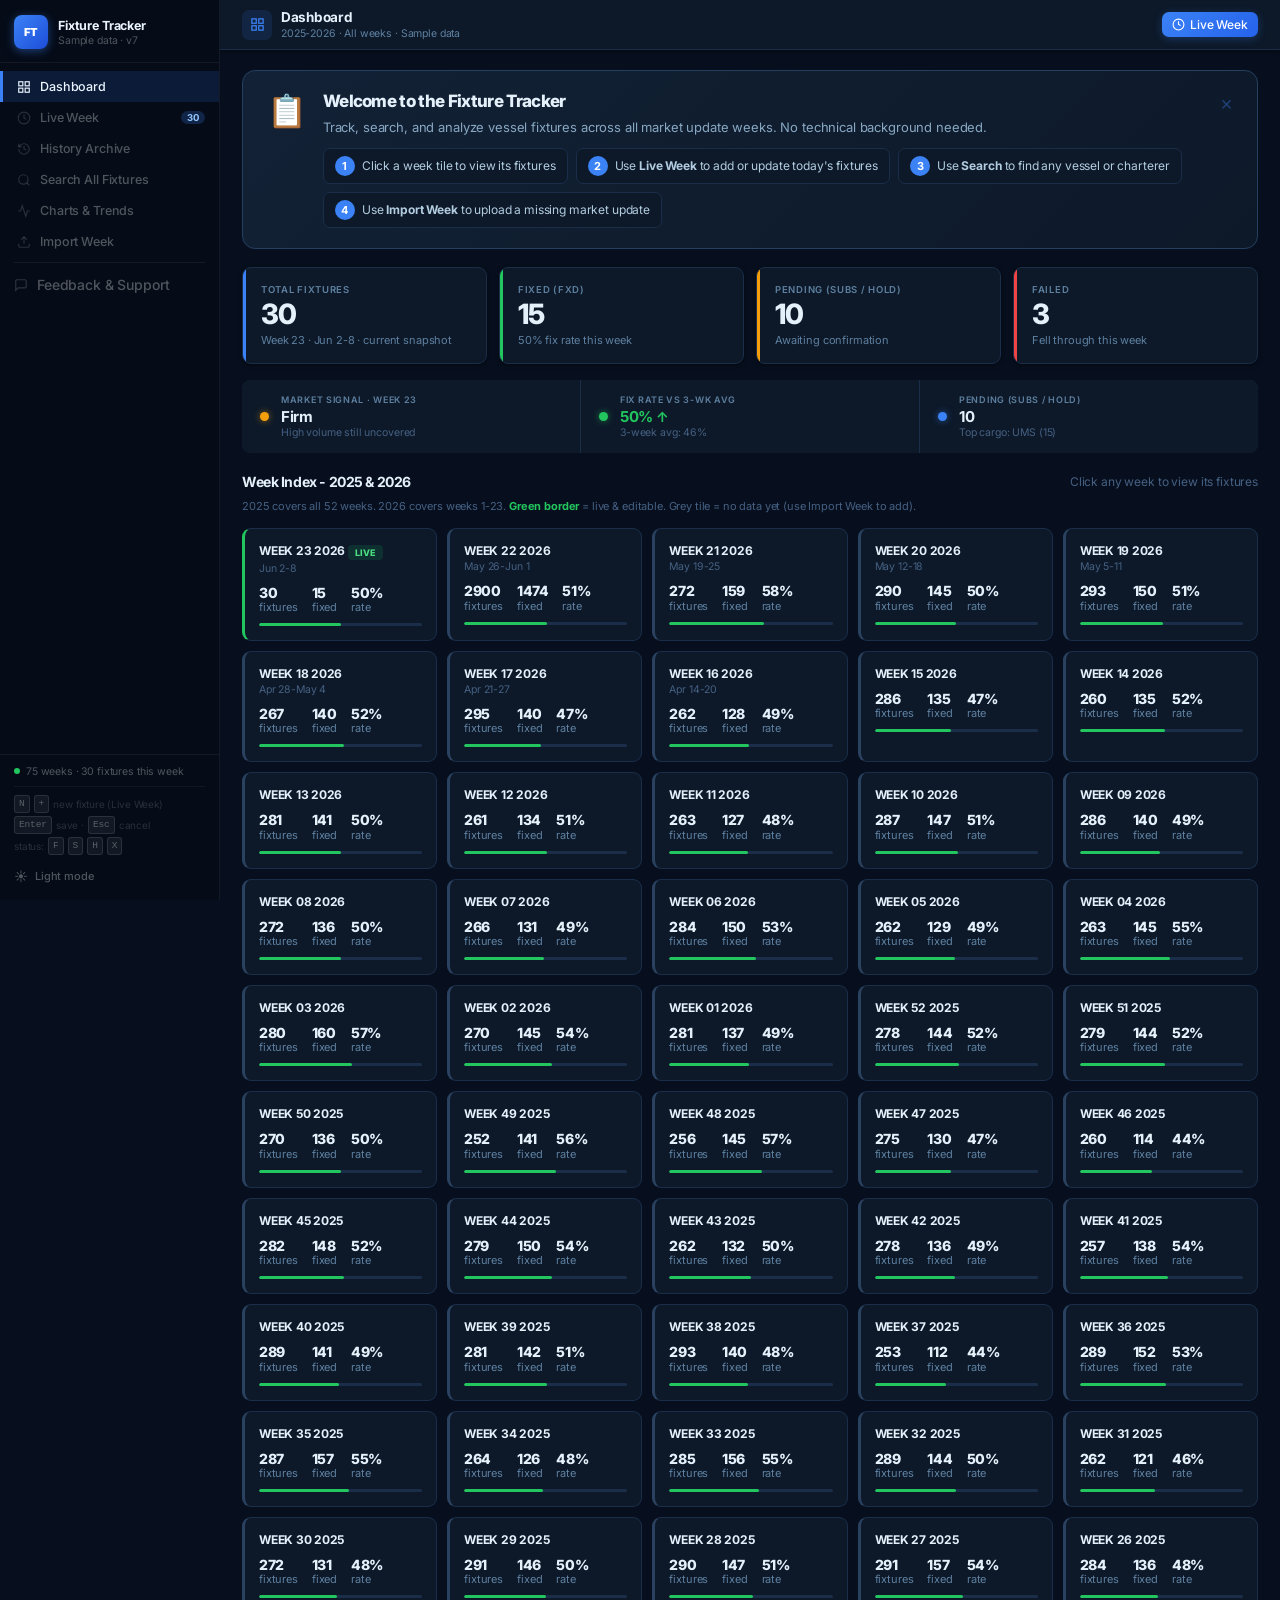
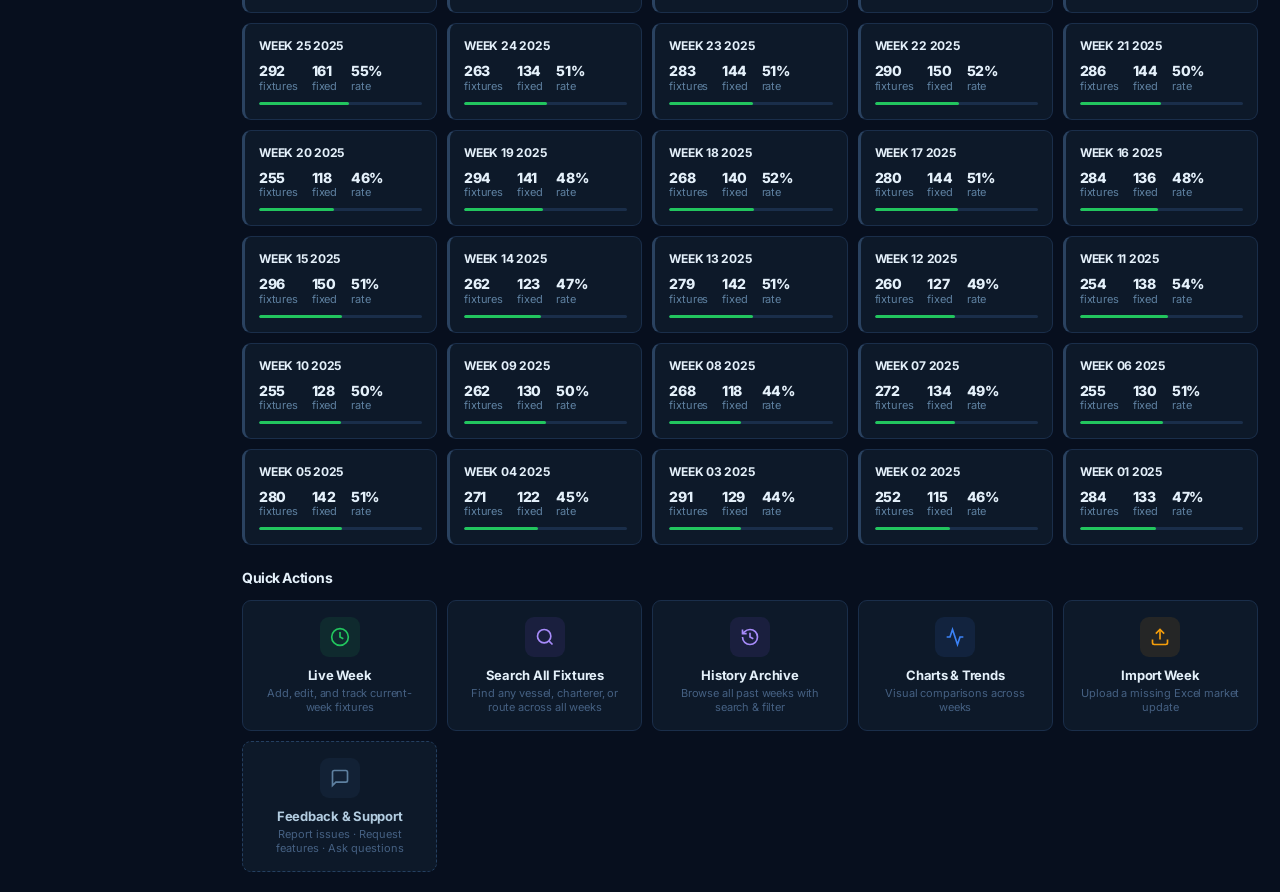
<file: index.html>
<!DOCTYPE html>
<html lang="en">
<head>
<meta charset="UTF-8"/><meta name="viewport" content="width=device-width,initial-scale=1.0"/>
<title>Fixture Tracker - Dashboard</title>
<script>(function(){var t=localStorage.getItem('ftk_v7_theme')||'dark';document.documentElement.setAttribute('data-theme',t);})();</script>
<link rel="icon" href="data:image/svg+xml,%3Csvg xmlns='http://www.w3.org/2000/svg' viewBox='0 0 32 32'%3E%3Crect width='32' height='32' rx='6' fill='%230d6efd'/%3E%3Ctext x='16' y='22' font-size='18' font-family='sans-serif' fill='white' text-anchor='middle'%3EF%3C/text%3E%3C/svg%3E" />
<link rel="stylesheet" href="assets/styles.css"/>
</head>
<body>
<div class="app">
<aside id="sidebar"></aside>
<div class="main">
<header class="topbar">
  <div class="tb-l">
    <div class="tb-icon"><svg viewBox="0 0 24 24" fill="none" stroke="currentColor" stroke-width="2"><rect x="3" y="3" width="7" height="7"/><rect x="14" y="3" width="7" height="7"/><rect x="14" y="14" width="7" height="7"/><rect x="3" y="14" width="7" height="7"/></svg></div>
    <div>
      <div class="tb-title">Dashboard</div>
      <div class="tb-sub">2025-2026 · All weeks · Sample data</div>
    </div>
  </div>
  <div class="tb-r">
    <a href="modules/live-week/index.html" class="btn btn-primary btn-sm">
      <svg viewBox="0 0 24 24" fill="none" stroke="currentColor" stroke-width="2" style="width:13px;height:13px"><circle cx="12" cy="12" r="10"/><path d="M12 6v6l4 2"/></svg>
      Live Week
    </a>
  </div>
</header>

<div class="content">

  <!-- Welcome banner (first visit only) -->
  <div class="welcome-banner" id="welcome-banner" style="display:none">
    <div style="font-size:32px;flex-shrink:0">📋</div>
    <div class="wb-content" style="flex:1">
      <h2>Welcome to the Fixture Tracker</h2>
      <p>Track, search, and analyze vessel fixtures across all market update weeks. No technical background needed.</p>
      <div class="wb-steps">
        <div class="wb-step"><div class="wb-step-num">1</div><span>Click a week tile to view its fixtures</span></div>
        <div class="wb-step"><div class="wb-step-num">2</div><span>Use <strong>Live Week</strong> to add or update today's fixtures</span></div>
        <div class="wb-step"><div class="wb-step-num">3</div><span>Use <strong>Search</strong> to find any vessel or charterer</span></div>
        <div class="wb-step"><div class="wb-step-num">4</div><span>Use <strong>Import Week</strong> to upload a missing market update</span></div>
      </div>
    </div>
    <button class="ib-dismiss" onclick="dismissWelcome()" style="font-size:20px;flex-shrink:0">×</button>
  </div>

  <!-- KPI row -->
  <div class="g4" style="margin-bottom:16px" id="kpi-row"></div>

  <!-- Market Signal Bar -->
  <div class="signal-bar" id="signal-bar" style="margin-bottom:20px"></div>

  <!-- Week index -->
  <div class="section-hdr" style="margin-bottom:8px">
    <h3>Week Index - 2025 &amp; 2026</h3>
    <span style="font-size:12px;color:var(--g400)">Click any week to view its fixtures</span>
  </div>
  <div class="help-text" style="margin-bottom:14px">
    2025 covers all 52 weeks. 2026 covers weeks 1-23. <strong style="color:var(--green)">Green border</strong> = live &amp; editable. Grey tile = no data yet (use Import Week to add).
  </div>
  <div class="week-grid" id="week-grid" style="margin-bottom:24px"></div>

  <!-- Quick actions -->
  <div class="section-hdr" style="margin-bottom:14px"><h3>Quick Actions</h3></div>
  <div class="action-cards">
    <a href="modules/live-week/index.html" class="action-card">
      <div class="ac-icon green"><svg viewBox="0 0 24 24" fill="none" stroke="currentColor" stroke-width="2"><circle cx="12" cy="12" r="10"/><path d="M12 6v6l4 2"/></svg></div>
      <div class="ac-title">Live Week</div>
      <div class="ac-desc">Add, edit, and track current-week fixtures</div>
    </a>
    <a href="modules/search/index.html" class="action-card">
      <div class="ac-icon purple"><svg viewBox="0 0 24 24" fill="none" stroke="currentColor" stroke-width="2"><circle cx="11" cy="11" r="8"/><path d="m21 21-4.35-4.35"/></svg></div>
      <div class="ac-title">Search All Fixtures</div>
      <div class="ac-desc">Find any vessel, charterer, or route across all weeks</div>
    </a>
    <a href="modules/history/index.html" class="action-card">
      <div class="ac-icon" style="background:rgba(139,92,246,.1)"><svg viewBox="0 0 24 24" fill="none" stroke="currentColor" stroke-width="2" style="color:#a78bfa"><path d="M3 12a9 9 0 1 0 9-9 9.75 9.75 0 0 0-6.74 2.74L3 8"/><path d="M3 3v5h5"/><path d="M12 7v5l4 2"/></svg></div>
      <div class="ac-title">History Archive</div>
      <div class="ac-desc">Browse all past weeks with search &amp; filter</div>
    </a>
    <a href="modules/compare/index.html" class="action-card">
      <div class="ac-icon" style="background:rgba(59,130,246,.1)"><svg viewBox="0 0 24 24" fill="none" stroke="currentColor" stroke-width="2" style="color:var(--blue)"><polyline points="22 12 18 12 15 21 9 3 6 12 2 12"/></svg></div>
      <div class="ac-title">Charts &amp; Trends</div>
      <div class="ac-desc">Visual comparisons across weeks</div>
    </a>
    <a href="modules/upload/index.html" class="action-card">
      <div class="ac-icon amber"><svg viewBox="0 0 24 24" fill="none" stroke="currentColor" stroke-width="2"><path d="M21 15v4a2 2 0 0 1-2 2H5a2 2 0 0 1-2-2v-4"/><polyline points="17 8 12 3 7 8"/><line x1="12" y1="3" x2="12" y2="15"/></svg></div>
      <div class="ac-title">Import Week</div>
      <div class="ac-desc">Upload a missing Excel market update</div>
    </a>
    <button class="action-card" onclick="FTK.openSupportModal()" style="text-align:center;border:1px dashed var(--border-l);cursor:pointer">
      <div class="ac-icon" style="background:var(--surface-2)"><svg viewBox="0 0 24 24" fill="none" stroke="currentColor" stroke-width="2" style="color:var(--g500)"><path d="M21 15a2 2 0 0 1-2 2H7l-4 4V5a2 2 0 0 1 2-2h14a2 2 0 0 1 2 2z"/></svg></div>
      <div class="ac-title" style="color:var(--g700)">Feedback &amp; Support</div>
      <div class="ac-desc">Report issues · Request features · Ask questions</div>
    </button>
  </div>

</div><!-- /content -->
</div><!-- /main -->
</div><!-- /app -->
<div id="toast-stack" class="toast-stack"></div>

<script>window.FTK_DEPTH = 0;</script>
<script src="assets/hist_data_2025.js"></script>
<script src="assets/hist_data_2026.js"></script>
<script src="assets/app.js"></script>
<script>
// Week date labels for display
const WK_DATES = {
  'WEEK 16 2026':'Apr 14-20','WEEK 17 2026':'Apr 21-27','WEEK 18 2026':'Apr 28-May 4',
  'WEEK 19 2026':'May 5-11','WEEK 20 2026':'May 12-18','WEEK 21 2026':'May 19-25',
  'WEEK 22 2026':'May 26-Jun 1','WEEK 23 2026':'Jun 2-8',
};

function dismissWelcome() {
  document.getElementById('welcome-banner').style.display = 'none';
  localStorage.setItem('ftk_v7_welcomed', '1');
}

function init() {
  FTK.renderSidebar('hub');

  if (!localStorage.getItem('ftk_v7_welcomed')) {
    document.getElementById('welcome-banner').style.display = 'flex';
  }

  const live  = FTK.getLive();
  const stats = FTK.buildWeekStats();

  // All KPIs scoped to live week - each week is a rollover snapshot,
  // so live.length is already the cumulative total for this week.
  const liveFxd  = live.filter(f => f.status === 'FXD').length;
  const liveFld  = live.filter(f => ['FLD','FAILED'].includes(f.status)).length;
  const livePend = live.filter(f => f.status === 'SUBS' || f.status === 'HOLD').length;
  const liveRate = live.length ? Math.round(liveFxd / live.length * 100) : 0;

  // ── KPIs ──
  document.getElementById('kpi-row').innerHTML = [
    { cls:'blue',  lbl:'Total Fixtures',      val:live.length.toLocaleString(), sub:'Week 23 · Jun 2-8 · current snapshot' },
    { cls:'green', lbl:'Fixed (FXD)',          val:liveFxd.toLocaleString(),     sub:`${liveRate}% fix rate this week` },
    { cls:'amber', lbl:'Pending (SUBS / HOLD)',val:livePend.toLocaleString(),    sub:'Awaiting confirmation' },
    { cls:'red',   lbl:'Failed',               val:liveFld.toLocaleString(),     sub:'Fell through this week' },
  ].map(({ cls, lbl, val, sub }) => `
    <div class="stat-card ${cls}">
      <div class="stat-lbl">${lbl}</div>
      <div class="stat-val">${val}</div>
      <div class="stat-sub">${sub}</div>
    </div>`).join('');

  // ── Market Signal Bar ──
  const livePct  = liveRate;
  const liveSubs = live.filter(f => f.status === 'SUBS').length;
  const sig      = livePct >= 80 ? 'Covered' : livePct >= 60 ? 'Active' : 'Firm';
  const sigDot   = livePct >= 80 ? 'green' : livePct >= 60 ? 'blue' : 'amber';
  const sigDesc  = livePct >= 80 ? 'Market well-covered this week' : livePct >= 60 ? 'Market moving - watch SUBS closely' : 'High volume still uncovered';

  // Last 3 weeks trend
  const recent = stats.filter(s => s.hasData && !s.isLive).slice(-3);
  const avgPct = recent.length ? Math.round(recent.reduce((a, b) => a + b.fixedPct, 0) / recent.length) : 0;
  const trendDir = livePct > avgPct ? '↑' : livePct < avgPct ? '↓' : '→';
  const trendClr = livePct > avgPct ? 'var(--green)' : livePct < avgPct ? 'var(--red)' : 'var(--g400)';

  // Top cargo this week
  const cargoCounts = {};
  live.forEach(f => { const c = (f.cargo||'?').split('+')[0].trim(); cargoCounts[c] = (cargoCounts[c]||0) + 1; });
  const topCargo = Object.entries(cargoCounts).sort((a,b) => b[1]-a[1])[0];

  document.getElementById('signal-bar').innerHTML = `
    <div class="signal-cell">
      <div class="signal-dot ${sigDot}"></div>
      <div>
        <div class="signal-lbl">Market Signal · Week 23</div>
        <div class="signal-val">${sig}</div>
        <div class="signal-sub">${sigDesc}</div>
      </div>
    </div>
    <div class="signal-cell">
      <div class="signal-dot ${livePct > avgPct ? 'green' : livePct < avgPct ? 'red' : 'blue'}"></div>
      <div>
        <div class="signal-lbl">Fix Rate vs 3-Wk Avg</div>
        <div class="signal-val" style="color:${trendClr}">${livePct}% <span style="font-size:14px">${trendDir}</span></div>
        <div class="signal-sub">3-week avg: ${avgPct}%</div>
      </div>
    </div>
    <div class="signal-cell">
      <div class="signal-dot blue"></div>
      <div>
        <div class="signal-lbl">Pending (SUBS / HOLD)</div>
        <div class="signal-val">${liveSubs + (live.filter(f=>f.status==='HOLD').length)}</div>
        <div class="signal-sub">${topCargo ? `Top cargo: ${topCargo[0]} (${topCargo[1]})` : 'No cargo data'}</div>
      </div>
    </div>`;

  // ── Week grid ──
  document.getElementById('week-grid').innerHTML = stats.map(s => {
    const cls   = s.isLive ? 'live' : 'historical';
    const href  = s.isLive ? 'modules/live-week/index.html' : 'modules/history/index.html';
    const bar   = s.total ? Math.round(s.fxd / s.total * 100) : 0;
    const faded = (!s.hasData && !s.isLive) ? 'opacity:.35;' : '';
    const liveTag = s.isLive ? '&nbsp;<span class="badge b-live" style="font-size:9px;vertical-align:middle">LIVE</span>' : '';
    return `<a href="${href}" class="week-tile ${cls}" style="${faded}">
      <div class="wt-label">${s.week}${liveTag}</div>
      <div class="wt-dates">${WK_DATES[s.week] || ''}</div>
      ${(s.hasData || s.isLive) ? `
        <div class="wt-stats">
          <div class="wt-stat"><strong>${s.total}</strong>fixtures</div>
          <div class="wt-stat"><strong>${s.fxd}</strong>fixed</div>
          <div class="wt-stat"><strong>${s.fixedPct}%</strong>rate</div>
        </div>
        <div class="wt-bar"><div class="wt-fill green" style="width:${bar}%"></div></div>
      ` : `<div style="font-size:11px;color:var(--g400);margin-top:8px;font-style:italic">No data - use Import Week</div>`}
    </a>`;
  }).join('');
}

init();
</script>
</body>
</html>
</file>
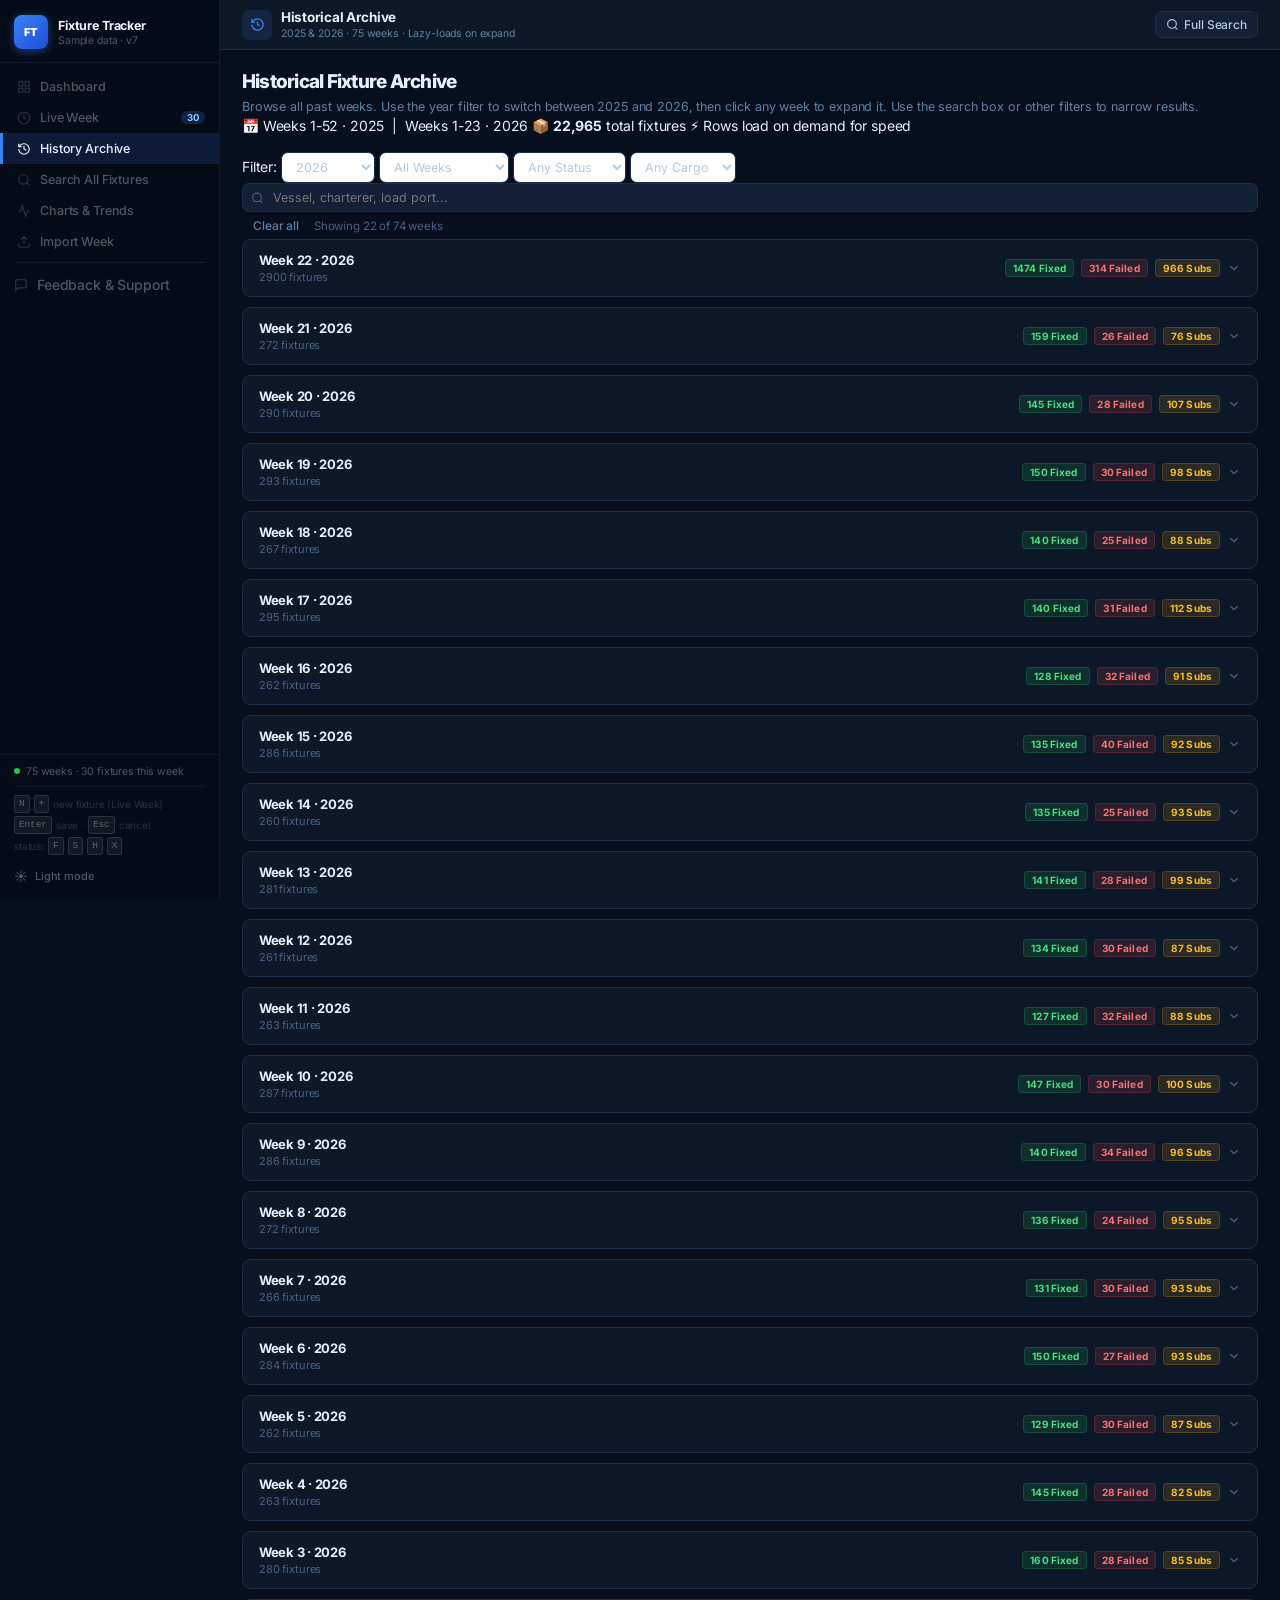
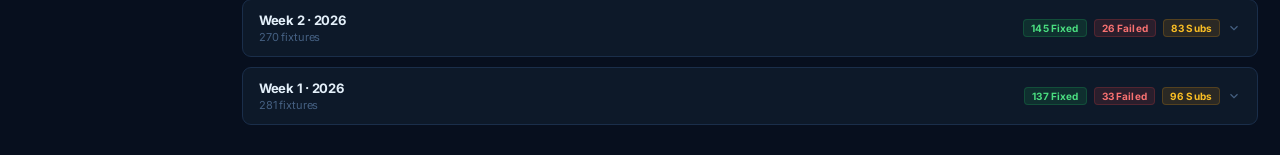
<file: modules/history/index.html>
<!DOCTYPE html>
<html lang="en">
<head>
<meta charset="UTF-8"/><meta name="viewport" content="width=device-width,initial-scale=1.0"/>
<title>Fixture Tracker - History Archive</title>
<script>(function(){var t=localStorage.getItem('ftk_v7_theme')||'dark';document.documentElement.setAttribute('data-theme',t);})();</script>
<link rel="icon" href="data:image/svg+xml,%3Csvg xmlns='http://www.w3.org/2000/svg' viewBox='0 0 32 32'%3E%3Crect width='32' height='32' rx='6' fill='%230d6efd'/%3E%3Ctext x='16' y='22' font-size='18' font-family='sans-serif' fill='white' text-anchor='middle'%3EF%3C/text%3E%3C/svg%3E" />
<link rel="stylesheet" href="../../assets/styles.css"/>
</head>
<body>
<div class="app">
<aside id="sidebar"></aside>
<div class="main">
<header class="topbar">
  <div class="tb-l">
    <div class="tb-icon"><svg viewBox="0 0 24 24" fill="none" stroke="currentColor" stroke-width="2"><path d="M3 12a9 9 0 1 0 9-9 9.75 9.75 0 0 0-6.74 2.74L3 8"/><path d="M3 3v5h5"/><path d="M12 7v5l4 2"/></svg></div>
    <div>
      <div class="tb-title">Historical Archive</div>
      <div class="tb-sub">2025 &amp; 2026 · 75 weeks · Lazy-loads on expand</div>
    </div>
  </div>
  <div class="tb-r">
    <a href="../../modules/search/index.html" class="btn btn-sm">
      <svg viewBox="0 0 24 24" fill="none" stroke="currentColor" stroke-width="2" style="width:13px;height:13px"><circle cx="11" cy="11" r="8"/><path d="m21 21-4.35-4.35"/></svg>
      Full Search
    </a>
  </div>
</header>

<div class="content">
  <div class="page-hero">
    <h2>Historical Fixture Archive</h2>
    <p>Browse all past weeks. Use the year filter to switch between 2025 and 2026, then click any week to expand it. Use the search box or other filters to narrow results.</p>
    <div class="ph-meta">
      <span>📅 Weeks 1-52 · 2025 &nbsp;|&nbsp; Weeks 1-23 · 2026</span>
      <span>📦 <strong id="hist-total-count">-</strong> total fixtures</span>
      <span>⚡ Rows load on demand for speed</span>
    </div>
  </div>

  <!-- Filter bar -->
  <div class="hist-filter-bar">
    <span class="hfb-title">Filter:</span>

    <select id="hf-year" onchange="onYearChange()" style="padding:6px 10px;border:1px solid var(--g200);border-radius:var(--r);font-size:12.5px;background:#fff;outline:none;color:var(--g700)">
      <option value="">All Years</option>
    </select>

    <select id="hf-week" onchange="applyFilters()" style="padding:6px 10px;border:1px solid var(--g200);border-radius:var(--r);font-size:12.5px;background:#fff;outline:none;color:var(--g700)">
      <option value="">All Weeks</option>
    </select>

    <select id="hf-status" onchange="applyFilters()" style="padding:6px 10px;border:1px solid var(--g200);border-radius:var(--r);font-size:12.5px;background:#fff;outline:none;color:var(--g700)">
      <option value="">Any Status</option>
      <option value="FXD">Fixed (FXD)</option>
      <option value="SUBS">On Subs</option>
      <option value="HOLD">On Hold</option>
      <option value="FLD">Failed</option>
    </select>

    <select id="hf-cargo" onchange="applyFilters()" style="padding:6px 10px;border:1px solid var(--g200);border-radius:var(--r);font-size:12.5px;background:#fff;outline:none;color:var(--g700)">
      <option value="">Any Cargo</option>
      <option>CPP</option><option>ULSD</option><option>UMS</option>
      <option>NAP</option><option>JET</option><option>CHEMS</option>
    </select>

    <div class="srch-wrap" style="flex:1;min-width:180px">
      <svg class="si" viewBox="0 0 24 24" fill="none" stroke="currentColor" stroke-width="2"><circle cx="11" cy="11" r="8"/><path d="m21 21-4.35-4.35"/></svg>
      <input type="text" id="hf-q" placeholder="Vessel, charterer, load port..." oninput="applyFilters()" style="padding:6px 10px 6px 30px;width:100%;border:1px solid var(--g200);border-radius:var(--r);font-size:12.5px;outline:none;color:var(--g900)"/>
    </div>

    <button class="btn btn-sm btn-ghost" onclick="clearFilters()">Clear all</button>
    <span id="hf-result-note" style="font-size:11.5px;color:var(--g400)"></span>
  </div>

  <div id="history-weeks"></div>

  <div id="hist-empty" class="empty-helpful" style="display:none">
    <svg viewBox="0 0 24 24" fill="none" stroke="currentColor" stroke-width="1.5"><path d="M3 12a9 9 0 1 0 9-9 9.75 9.75 0 0 0-6.74 2.74L3 8"/><path d="M3 3v5h5"/></svg>
    <h4>No records match your filters</h4>
    <p>Try clearing the filters or using the <a href="../../modules/search/index.html">Search page</a> for cross-year queries.</p>
    <div class="empty-actions"><button class="btn btn-sm" onclick="clearFilters()">Clear Filters</button></div>
  </div>
</div>
</div>
</div>
<div id="toast-stack" class="toast-stack"></div>

<script>window.FTK_DEPTH = 2;</script>
<script src="../../assets/hist_data_2025.js"></script>
<script src="../../assets/hist_data_2026.js"></script>
<script src="../../assets/app.js"></script>
<script>
FTK.renderSidebar('history');

// ── Data & state ─────────────────────────────────────────────────
const hist = FTK.getHistorical();
document.getElementById('hist-total-count').textContent = hist.length.toLocaleString();

// Sorted week list (all historical, no live week)
const ALL_WEEKS = FTK.getWeeks().filter(w => w !== FTK.LIVE_WEEK);

// Track which week sections have had rows rendered (lazy)
const rendered = new Set();

// ── Helper: format week label for display ─────────────────────────
function fmtWk(wk) {
  const m = wk.match(/WEEK (\d+)(?: (\d{4}))?/);
  if (!m) return wk;
  return `Week ${parseInt(m[1])}${m[2] ? ' · ' + m[2] : ''}`;
}

// ── Populate dropdowns ────────────────────────────────────────────
const years = [...new Set(ALL_WEEKS.map(w => w.match(/\d{4}/)?.[0]).filter(Boolean))].sort();
const yearSel = document.getElementById('hf-year');
yearSel.innerHTML = '<option value="">All Years</option>';
years.forEach(yr => {
  const o = document.createElement('option');
  o.value = yr; o.textContent = yr;
  yearSel.appendChild(o);
});
yearSel.value = years[years.length - 1]; // default: most recent year

function populateWeekDropdown(yr) {
  const sel = document.getElementById('hf-week');
  sel.innerHTML = '<option value="">All Weeks</option>';
  const wks = yr ? ALL_WEEKS.filter(w => w.includes(yr)) : ALL_WEEKS;
  wks.forEach(w => {
    const o = document.createElement('option');
    o.value = w;
    const n = parseInt(w.match(/WEEK (\d+)/)?.[1] || 0);
    o.textContent = `Week ${n} ${w.match(/\d{4}/)?.[0] || ''}`;
    sel.appendChild(o);
  });
}
populateWeekDropdown(yearSel.value);

function onYearChange() {
  populateWeekDropdown(document.getElementById('hf-year').value);
  document.getElementById('hf-week').value = '';
  rendered.clear();
  buildWeekHeaders();
  applyFilters();
}

// ── Build skeleton headers (no row data yet) ──────────────────────
function buildWeekHeaders() {
  const yr = document.getElementById('hf-year').value;
  const weeksToShow = yr ? ALL_WEEKS.filter(w => w.includes(yr)) : ALL_WEEKS;

  document.getElementById('history-weeks').innerHTML = weeksToShow.map((wk, wi) => {
    const wkIdx = ALL_WEEKS.indexOf(wk); // stable index across all weeks
    const rows = hist.filter(r => r.week === wk);
    const fxd = rows.filter(r => r.status === 'FXD').length;
    const fld = rows.filter(r => ['FLD','FAILED'].includes(r.status)).length;
    const subs = rows.filter(r => r.status === 'SUBS').length;
    return `<div class="hist-wk" id="hw-section-${wkIdx}">
      <div class="hw-hdr" onclick="toggleWeek(${wkIdx},'${wk}')">
        <div>
          <h4>${fmtWk(wk)}</h4>
          <p id="hw-count-${wkIdx}">${rows.length} fixture${rows.length!==1?'s':''}</p>
        </div>
        <div style="display:flex;gap:7px;align-items:center">
          <span class="badge b-fxd">${fxd} Fixed</span>
          ${fld ? `<span class="badge b-fld">${fld} Failed</span>` : ''}
          ${subs ? `<span class="badge b-subs">${subs} Subs</span>` : ''}
          <svg viewBox="0 0 24 24" fill="none" stroke="currentColor" stroke-width="2" style="width:14px;height:14px;color:var(--g400);flex-shrink:0"><polyline points="6 9 12 15 18 9"/></svg>
        </div>
      </div>
      <div class="hw-body" id="hw-body-${wkIdx}">
        <div class="hw-stats" id="hw-stats-${wkIdx}"></div>
        <div class="tbl-wrap">
          <table>
            <thead><tr>
              <th>Window</th><th>Vessel</th>
              <th title="CNR = Charterer Not Reported">Charterer</th>
              <th>Cargo</th><th>Load Port</th><th>Destination</th>
              <th title="WS points or USD/MT">Rate</th>
              <th title="FXD=Fixed, SUBS=On Subs, FLD=Failed">Status</th>
              <th>DESK</th>
            </tr></thead>
            <tbody id="hw-tbody-${wkIdx}">
              <tr><td colspan="9" style="padding:14px 12px;color:var(--g400);font-size:12px;font-style:italic">Click to expand and load rows...</td></tr>
            </tbody>
          </table>
        </div>
      </div>
    </div>`;
  }).join('');
}

// ── Toggle expand - lazy renders rows on first open ───────────────
function toggleWeek(wkIdx, wk) {
  const body = document.getElementById(`hw-body-${wkIdx}`);
  if (!body) return;
  const isOpen = body.classList.contains('open');
  body.classList.toggle('open', !isOpen);

  if (!isOpen && !rendered.has(wkIdx)) {
    // First expand - render rows now
    const rows = getFilteredRows(wk);
    renderRows(wkIdx, wk, rows);
    rendered.add(wkIdx);
  }
}

// ── Get rows for a week applying active filters ───────────────────
function getFilteredRows(wk) {
  const fs = document.getElementById('hf-status').value;
  const fc = document.getElementById('hf-cargo').value;
  const fq = (document.getElementById('hf-q').value || '').toLowerCase().trim();

  let rows = hist.filter(r => r.week === wk);
  if (fs) rows = rows.filter(r => r.status === fs || (fs === 'FLD' && ['FLD','FAILED'].includes(r.status)));
  if (fc) rows = rows.filter(r => (r.cargo || '').includes(fc));
  if (fq) rows = rows.filter(r => [r.vessel, r.charterer, r.cargo, r.load, r.discharge, r.window].some(v => (v||'').toLowerCase().includes(fq)));
  return rows;
}

// ── Render rows into a week section ──────────────────────────────
function renderRows(wkIdx, wk, rows) {
  const tbody  = document.getElementById(`hw-tbody-${wkIdx}`);
  const countEl = document.getElementById(`hw-count-${wkIdx}`);
  const statsEl = document.getElementById(`hw-stats-${wkIdx}`);
  if (!tbody) return;

  const fxd  = rows.filter(r => r.status === 'FXD').length;
  const fld  = rows.filter(r => ['FLD','FAILED'].includes(r.status)).length;
  const subs = rows.filter(r => r.status === 'SUBS').length;
  const cpp  = rows.filter(r => (r.cargo||'').includes('CPP')).length;
  const ulsd = rows.filter(r => (r.cargo||'').includes('ULSD')).length;

  if (countEl) countEl.textContent = `${rows.length} fixture${rows.length!==1?'s':''}`;
  if (statsEl) statsEl.innerHTML = `
    <div class="hs-i">Total: <strong>${rows.length}</strong></div>
    <div class="hs-i">Fixed: <strong>${fxd}</strong></div>
    <div class="hs-i">Failed: <strong>${fld}</strong></div>
    <div class="hs-i">On Subs: <strong>${subs}</strong></div>
    <div class="hs-i">CPP: <strong>${cpp}</strong></div>
    <div class="hs-i">ULSD: <strong>${ulsd}</strong></div>
    <div class="hs-i">Fix rate: <strong>${rows.length ? Math.round(fxd/rows.length*100) : 0}%</strong></div>`;

  const na = v => (!v || v === 'N/A') ? '-' : FTK.esc(v);
  const shown = rows.slice(0, 150);
  tbody.innerHTML = shown.map(r => {
    const chips = FTK.renderTagChips(r.id, true);
    return `<tr>
      <td class="td-m">${FTK.esc(r.window)||'-'}</td>
      <td class="td-v">${FTK.esc(r.vessel)}${chips ? `<span style="margin-left:4px">${chips}</span>` : ''}</td>
      <td class="td-m">${na(r.charterer)}</td>
      <td>${FTK.cargoBadge(r.cargo)}</td>
      <td class="td-m">${na(r.load)}</td>
      <td class="td-m" title="${FTK.esc(r.discharge)}">${na(r.discharge)}</td>
      <td style="font-size:12px;max-width:120px;overflow:hidden;text-overflow:ellipsis;white-space:nowrap" title="${FTK.esc(r.rate)}">${na(r.rate)}</td>
      <td>${FTK.statusBadge(r.status)}</td>
      <td>${r.ftk ? '<span class="badge b-ftk" style="font-size:9px">DESK</span>' : ''}</td>
    </tr>`;
  }).join('');

  if (rows.length > 150) {
    tbody.innerHTML += `<tr><td colspan="9" style="padding:9px 12px;font-size:11.5px;color:var(--g400)">
      Showing 150 of ${rows.length} - <a href="../../modules/search/index.html" style="color:var(--blue)">use Search</a> to see all</td></tr>`;
  }
  if (rows.length === 0) {
    tbody.innerHTML = `<tr><td colspan="9" style="padding:14px 12px;color:var(--g400);font-size:12px;text-align:center">No fixtures match the current filters for this week</td></tr>`;
  }
}

// ── Apply filters (show/hide week sections + re-render open ones) ─
function applyFilters() {
  const fy = document.getElementById('hf-year').value;
  const fw = document.getElementById('hf-week').value;
  const fs = document.getElementById('hf-status').value;
  const fc = document.getElementById('hf-cargo').value;
  const fq = (document.getElementById('hf-q').value || '').toLowerCase().trim();
  const hasFilter = fy || fw || fs || fc || fq;

  let shown = 0, totalRows = 0;

  ALL_WEEKS.forEach((wk, wkIdx) => {
    const section = document.getElementById(`hw-section-${wkIdx}`);
    if (!section) return;

    // Year and week selectors control visibility
    const yearMatch = !fy || wk.includes(fy);
    const weekMatch = !fw || wk === fw;
    if (!yearMatch || !weekMatch) { section.style.display = 'none'; return; }

    // Check if any rows match content filters
    const rows = getFilteredRows(wk);
    if (rows.length === 0 && (fs || fc || fq)) {
      section.style.display = 'none'; return;
    }

    section.style.display = '';
    shown++;
    totalRows += rows.length;

    // If this week is expanded AND it was already rendered, re-render with new filter
    const body = document.getElementById(`hw-body-${wkIdx}`);
    if (body && body.classList.contains('open')) {
      renderRows(wkIdx, wk, rows);
      rendered.add(wkIdx);
    } else if (rendered.has(wkIdx)) {
      // Was rendered before but filters changed - mark dirty so it re-renders on next open
      rendered.delete(wkIdx);
    }

    // Auto-expand single matching week when week filter is set
    if (fw && rows.length > 0 && body && !body.classList.contains('open')) {
      body.classList.add('open');
      renderRows(wkIdx, wk, rows);
      rendered.add(wkIdx);
    }
  });

  const note = document.getElementById('hf-result-note');
  note.textContent = hasFilter && (fs || fc || fq)
    ? `${totalRows.toLocaleString()} fixture${totalRows!==1?'s':''} across ${shown} week${shown!==1?'s':''}`
    : shown < ALL_WEEKS.length ? `Showing ${shown} of ${ALL_WEEKS.length} weeks` : '';

  document.getElementById('hist-empty').style.display = (shown === 0 && hasFilter) ? 'block' : 'none';
}

function clearFilters() {
  document.getElementById('hf-year').value = years[years.length-1];
  document.getElementById('hf-week').value = '';
  document.getElementById('hf-status').value = '';
  document.getElementById('hf-cargo').value = '';
  document.getElementById('hf-q').value = '';
  populateWeekDropdown(years[years.length-1]);
  rendered.clear();
  buildWeekHeaders();
  applyFilters();
}

// ── Init ──────────────────────────────────────────────────────────
buildWeekHeaders();
applyFilters();
</script>
</body>
</html>
</file>
<file: assets/styles.css>
/* ══ FTK Fixture Tracker v7 - Bloomberg Modern Design System ══ */
@import url('https://fonts.googleapis.com/css2?family=Inter:ital,wght@0,400;0,500;0,600;0,700;0,800;0,900;1,400&display=swap');

/* ── Theme Variables ─────────────────────────────────────────── */
:root {
  /* Brand - constant across themes */
  --blue:    #3b82f6;
  --blue-h:  #2563eb;
  --blue-l:  #60a5fa;
  --green:   #22c55e;
  --green-d: #16a34a;
  --green-l: #4ade80;
  --amber:   #f59e0b;
  --amber-l: #fbbf24;
  --red:     #ef4444;
  --red-l:   #f87171;
  --purple:  #a78bfa;

  /* Sidebar - ALWAYS dark (never changes with theme) */
  --sb-bg:      #050b17;
  --sb-hover:   rgba(255,255,255,.04);
  --sb-active:  rgba(59,130,246,.14);
  --sb-border:  rgba(255,255,255,.06);
  --sb-muted:   rgba(255,255,255,.3);
  --sb-mid:     rgba(255,255,255,.68);
  --sb-bright:  #eaf4ff;

  /* Table/quick-bar headers - always dark (Bloomberg style) */
  --th-bg: #040b18;
  --qb-bg: #060d1c;

  /* Backward compat alias */
  --navy: #050b17;
  --navy-mid: #0b1a2e;
  --navy-light: #1a3060;

  /* ─ DARK THEME (default) ─ */
  --bg:        #070f1e;
  --surface:   #0d1929;
  --surface-2: #122135;
  --border:    #1a2e4a;
  --border-l:  #243f60;

  --g50:  #060e1c;
  --g100: #0f1e30;
  --g200: #1a2e4a;
  --g300: #2a4260;
  --g400: #456082;
  --g500: #5e80a0;
  --g600: #88a8c2;
  --g700: #b2cce0;
  --g900: #e4f0fa;

  --sh-sm: 0 1px 4px rgba(0,0,0,.55);
  --sh:    0 4px 14px rgba(0,0,0,.58), 0 1px 3px rgba(0,0,0,.4);
  --sh-lg: 0 14px 40px rgba(0,0,0,.65), 0 4px 10px rgba(0,0,0,.4);

  /* Layout */
  --sb-w: 220px;
  --tb-h: 50px;
  --r:    7px;
  --rl:   9px;
  --rxl:  13px;
}

/* ─ LIGHT THEME ─ (sidebar stays dark; main content inverts) */
[data-theme="light"] {
  --bg:        #edf3f9;
  --surface:   #ffffff;
  --surface-2: #e3ecf5;
  --border:    #d2e0ec;
  --border-l:  #aec6db;

  --g50:  #edf3f9;
  --g100: #e3ecf5;
  --g200: #d2e0ec;
  --g300: #a8c4d8;
  --g400: #668ead;
  --g500: #446b88;
  --g600: #284f6c;
  --g700: #143450;
  --g900: #060f1e;

  --sh-sm: 0 1px 3px rgba(0,14,44,.07), 0 1px 2px rgba(0,14,44,.04);
  --sh:    0 4px 14px rgba(0,14,44,.1),  0 2px 4px rgba(0,14,44,.06);
  --sh-lg: 0 12px 32px rgba(0,14,44,.14), 0 4px 10px rgba(0,14,44,.08);
}

/* ── Reset ───────────────────────────────────────────────────── */
*,*::before,*::after { box-sizing:border-box; margin:0; padding:0 }
html { font-size:14px }
body {
  font-family:'Inter',-apple-system,BlinkMacSystemFont,'Segoe UI',system-ui,sans-serif;
  background:var(--bg);
  color:var(--g900);
  min-height:100vh;
  overflow-x:hidden;
  -webkit-font-smoothing:antialiased;
  -moz-osx-font-smoothing:grayscale;
  letter-spacing:-.01em;
}
button { cursor:pointer; font-family:inherit; border:none; background:none }
input,select,textarea { font-family:inherit; font-size:inherit }
a { text-decoration:none; color:inherit }

/* ── Layout ──────────────────────────────────────────────────── */
.app  { display:flex; min-height:100vh }
.sidebar {
  width:var(--sb-w);
  background:var(--sb-bg);
  display:flex; flex-direction:column; flex-shrink:0;
  position:fixed; top:0; left:0; height:100vh;
  overflow-y:auto; z-index:100;
  border-right:1px solid var(--sb-border);
}
.main { margin-left:var(--sb-w); flex:1; display:flex; flex-direction:column; min-height:100vh }
.content { padding:20px 22px; flex:1 }

/* ── Sidebar ─────────────────────────────────────────────────── */
.sb-brand { padding:15px 14px 13px; border-bottom:1px solid var(--sb-border) }
.sb-brand-row { display:flex; align-items:center; gap:10px }
.sb-logo {
  width:34px; height:34px; border-radius:8px;
  background:linear-gradient(135deg,#3b82f6 0%,#1d4ed8 100%);
  display:flex; align-items:center; justify-content:center;
  font-weight:900; font-size:11px; color:#fff; flex-shrink:0; letter-spacing:-.3px;
  box-shadow:0 2px 10px rgba(59,130,246,.45);
}
.sb-title { color:var(--sb-bright); font-size:12.5px; font-weight:700 }
.sb-sub { color:var(--sb-muted); font-size:10.5px; margin-top:1px }
.sb-nav { padding:8px 0 12px; flex:1 }
.sb-item {
  display:flex; align-items:center; gap:9px;
  padding:8px 14px;
  color:var(--sb-muted); font-size:12.5px; font-weight:500;
  cursor:pointer; transition:all .1s;
  border-left:3px solid transparent;
  letter-spacing:-.01em;
}
.sb-item:hover { color:var(--sb-mid); background:var(--sb-hover) }
.sb-item.active { color:var(--sb-bright); background:var(--sb-active); border-left-color:var(--blue) }
.sb-item svg { width:14px; height:14px; flex-shrink:0; opacity:.5 }
.sb-item.active svg { opacity:1 }
.sb-badge { margin-left:auto; background:rgba(59,130,246,.22); color:#93c5fd; font-size:9.5px; font-weight:700; padding:1px 6px; border-radius:8px }
.sb-divider { height:1px; background:var(--sb-border); margin:5px 14px }
.sb-support-btn { border:none; cursor:pointer; background:none; font-family:inherit; font-size:inherit }

.sb-footer { padding:10px 14px; border-top:1px solid var(--sb-border) }
.sb-status { display:flex; align-items:center; gap:6px; color:var(--sb-muted); font-size:10.5px }
.sdot { width:6px; height:6px; border-radius:50%; background:var(--green); flex-shrink:0; animation:pulse 2.2s infinite }
@keyframes pulse { 0%,100%{opacity:1} 50%{opacity:.3} }
.sb-hints { margin-top:8px; padding-top:8px; border-top:1px solid rgba(255,255,255,.05) }
.sh-row { display:flex; align-items:center; gap:4px; color:rgba(255,255,255,.15); font-size:10px; margin-bottom:3px }
kbd { background:rgba(255,255,255,.06); border:1px solid rgba(255,255,255,.1); border-radius:3px; padding:0 4px; font-size:9.5px; font-family:monospace; color:rgba(255,255,255,.3); line-height:1.7 }

/* Theme toggle */
.theme-toggle {
  display:flex; align-items:center; gap:7px;
  padding:6px 0; margin-top:7px;
  color:var(--sb-muted); font-size:11px; font-weight:500;
  cursor:pointer; transition:color .12s; letter-spacing:-.01em;
  font-family:inherit; border:none; background:none; width:100%; text-align:left;
}
.theme-toggle:hover { color:var(--sb-mid) }
.theme-toggle-icon { font-size:13px; flex-shrink:0 }

/* ── Topbar ──────────────────────────────────────────────────── */
.topbar {
  background:var(--surface); border-bottom:1px solid var(--border);
  padding:0 22px; height:var(--tb-h);
  display:flex; align-items:center; justify-content:space-between;
  position:sticky; top:0; z-index:50;
  box-shadow:var(--sh-sm);
}
.tb-l { display:flex; align-items:center; gap:9px }
.tb-icon { width:30px; height:30px; border-radius:7px; background:rgba(59,130,246,.12); display:flex; align-items:center; justify-content:center }
.tb-icon svg { width:15px; height:15px; color:var(--blue) }
.tb-title { font-size:13.5px; font-weight:700; color:var(--g900); line-height:1.2; letter-spacing:-.02em }
.tb-sub { font-size:10.5px; color:var(--g500); margin-top:1px }
.tb-r { display:flex; align-items:center; gap:6px }

/* ── Buttons ─────────────────────────────────────────────────── */
.btn {
  display:inline-flex; align-items:center; gap:5px;
  padding:6px 12px; border-radius:var(--r);
  font-size:12.5px; font-weight:500;
  border:1px solid var(--border);
  background:var(--surface-2); color:var(--g700);
  transition:all .12s; white-space:nowrap; cursor:pointer;
  letter-spacing:-.01em;
}
.btn:hover { background:var(--g200); border-color:var(--border-l); color:var(--g900); transform:translateY(-1px) }
.btn:active { transform:translateY(0) }
.btn-primary {
  background:linear-gradient(135deg,var(--blue) 0%,var(--blue-h) 100%);
  color:#fff; border:none;
  box-shadow:0 2px 8px rgba(59,130,246,.28);
}
.btn-primary:hover {
  background:linear-gradient(135deg,#5a96ff 0%,var(--blue) 100%);
  box-shadow:0 4px 14px rgba(59,130,246,.4);
}
.btn-success { background:linear-gradient(135deg,var(--green),var(--green-d)); color:#fff; border:none; box-shadow:0 2px 8px rgba(34,197,94,.22) }
.btn-success:hover { filter:brightness(1.08) }
.btn-danger { background:rgba(220,38,38,.1); color:var(--red-l); border-color:rgba(220,38,38,.22) }
.btn-danger:hover { background:rgba(220,38,38,.2) }
.btn-ghost { background:transparent; border-color:transparent; color:var(--g500) }
.btn-ghost:hover { background:var(--g100); border-color:var(--border); transform:none }
.btn-sm  { padding:5px 10px; font-size:12px }
.btn-xs  { padding:3px 7px; font-size:11px }
.btn-icon { padding:5px; border-radius:6px }
.btn svg { width:13px; height:13px; flex-shrink:0 }
[data-theme="light"] .btn { background:#fff; box-shadow:var(--sh-sm) }
[data-theme="light"] .btn:hover { background:var(--g100) }
[data-theme="light"] .btn-ghost { box-shadow:none; background:transparent; border-color:transparent }
[data-theme="light"] .btn-ghost:hover { background:var(--g100); box-shadow:none }

/* ── Stat cards ──────────────────────────────────────────────── */
.stat-card {
  background:var(--surface); border:1px solid var(--border);
  border-radius:var(--rl); padding:16px 18px;
  box-shadow:var(--sh-sm); transition:all .12s;
  position:relative; overflow:hidden;
}
.stat-card::before { content:''; position:absolute; left:0; top:0; bottom:0; width:3px }
.stat-card:hover { box-shadow:var(--sh); transform:translateY(-1px) }
.stat-card.blue::before  { background:var(--blue) }
.stat-card.green::before { background:var(--green) }
.stat-card.amber::before { background:var(--amber) }
.stat-card.red::before   { background:var(--red) }
.stat-card.purple::before{ background:var(--purple) }
.stat-lbl { font-size:9.5px; color:var(--g500); text-transform:uppercase; letter-spacing:.7px; margin-bottom:5px; font-weight:600 }
.stat-val { font-size:28px; font-weight:800; color:var(--g900); line-height:1; letter-spacing:-.04em }
.stat-sub { font-size:11px; color:var(--g500); margin-top:5px }

/* ── Grid ────────────────────────────────────────────────────── */
.g2 { display:grid; grid-template-columns:repeat(2,1fr); gap:12px }
.g3 { display:grid; grid-template-columns:repeat(3,1fr); gap:12px }
.g4 { display:grid; grid-template-columns:repeat(4,1fr); gap:12px }
.g5 { display:grid; grid-template-columns:repeat(5,1fr); gap:10px }

/* ── Table ───────────────────────────────────────────────────── */
.table-card { background:var(--surface); border:1px solid var(--border); border-radius:var(--rl); overflow:hidden; box-shadow:var(--sh-sm) }
.tc-hdr { padding:9px 13px; border-bottom:1px solid var(--border); display:flex; justify-content:space-between; align-items:center }
.tc-hdr-l { font-size:11.5px; color:var(--g500) }
.tc-hdr-l strong { color:var(--g900); font-weight:600 }
.tc-hdr-r { font-size:10.5px; color:var(--g400) }
.tbl-wrap { overflow-x:auto }
table { width:100%; border-collapse:collapse; font-size:12.5px }
thead tr { background:var(--th-bg) }
thead th {
  padding:8px 10px; text-align:left;
  color:rgba(255,255,255,.35); font-size:9px; font-weight:700;
  text-transform:uppercase; letter-spacing:.9px;
  white-space:nowrap; user-select:none; cursor:pointer;
}
thead th:hover { color:rgba(255,255,255,.75) }
thead th.no-sort { cursor:default }
thead th.sort-asc::after  { content:" ↑"; opacity:.7 }
thead th.sort-desc::after { content:" ↓"; opacity:.7 }
tbody tr { border-bottom:1px solid var(--border); transition:background .07s }
tbody tr:hover:not(.row-editing):not(.notes-row):not(.row-ph) { background:var(--surface-2) }
tbody tr:last-child { border-bottom:none }
.row-new { animation:rowNew .5s ease }
@keyframes rowNew { from{background:rgba(34,197,94,.1)} to{background:transparent} }
.row-upd { animation:rowUpd .5s ease }
@keyframes rowUpd { from{background:rgba(59,130,246,.1)} to{background:transparent} }
.row-editing { background:var(--surface-2)!important; outline:1px solid rgba(59,130,246,.3); outline-offset:-1px }
.row-editing td { padding:4px 6px!important; vertical-align:middle }
.row-ph td { padding:9px 12px!important; cursor:pointer; transition:all .1s }
.row-ph:hover td { background:var(--surface-2) }
.ph-txt { color:var(--g400); font-size:12px; font-style:italic; display:flex; align-items:center; gap:6px }
.ph-txt svg { width:13px; height:13px; color:var(--g300) }
td { padding:8px 10px; color:var(--g700); vertical-align:middle }
td.td-v { font-weight:600; color:var(--g900); max-width:145px; overflow:hidden; text-overflow:ellipsis; white-space:nowrap; letter-spacing:-.01em }
td.td-m { color:var(--g600); max-width:125px; overflow:hidden; text-overflow:ellipsis; white-space:nowrap }
td.td-na { color:var(--g300)!important; font-style:italic; font-size:11px }
.td-acts { display:flex; gap:2px; white-space:nowrap; opacity:0; transition:opacity .1s }
tr:hover .td-acts,.row-editing .td-acts { opacity:1 }
.note-dot { display:inline-block; width:5px; height:5px; border-radius:50%; background:var(--blue); margin-left:4px; vertical-align:middle }

/* ── Inline editing ──────────────────────────────────────────── */
.ii {
  width:100%; padding:4px 7px;
  border:1px solid rgba(59,130,246,.4); border-radius:5px;
  font-size:12px; color:var(--g900);
  background:var(--surface); outline:none;
  transition:border-color .1s,box-shadow .1s;
}
.ii:focus { box-shadow:0 0 0 3px rgba(37,99,235,.15); border-color:var(--blue) }
.ii-sel {
  padding:4px 7px; border:1px solid rgba(59,130,246,.4); border-radius:5px;
  font-size:12px; color:var(--g900);
  background:var(--surface); outline:none; cursor:pointer; width:100%;
}
.ie-btns { display:flex; gap:3px }
.ie-save   { background:var(--green-d); color:#fff; padding:4px 9px; border-radius:5px; font-size:11px; font-weight:700; cursor:pointer; border:none }
.ie-save:hover { background:#15803d }
.ie-cancel { background:var(--g100); color:var(--g600); padding:4px 7px; border-radius:5px; font-size:11px; cursor:pointer; border:1px solid var(--border) }
[data-theme="light"] .ii     { background:#fff; color:var(--g900) }
[data-theme="light"] .ii-sel { background:#fff; color:var(--g900) }

/* ── Badges ──────────────────────────────────────────────────── */
.badge { display:inline-flex; align-items:center; padding:2px 7px; border-radius:4px; font-size:10px; font-weight:700; letter-spacing:.15px; white-space:nowrap }
.b-fxd  { background:rgba(34,197,94,.13);  color:var(--green-l); border:1px solid rgba(34,197,94,.2) }
.b-subs { background:rgba(245,158,11,.13); color:var(--amber-l); border:1px solid rgba(245,158,11,.2) }
.b-hold { background:rgba(59,130,246,.13);  color:var(--blue-l);  border:1px solid rgba(59,130,246,.2) }
.b-fld  { background:rgba(239,68,68,.13);   color:var(--red-l);   border:1px solid rgba(239,68,68,.2) }
.b-unk  { background:rgba(100,116,139,.1);  color:var(--g600);    border:1px solid rgba(100,116,139,.18) }
.b-cpp  { background:rgba(34,197,94,.1);   color:var(--green-l) }
.b-ulsd { background:rgba(245,158,11,.1);  color:var(--amber-l) }
.b-ums  { background:rgba(59,130,246,.1);   color:var(--blue-l) }
.b-nap  { background:rgba(236,72,153,.1);   color:#f0abfc }
.b-jet  { background:rgba(139,92,246,.1);   color:#c4b5fd }
.b-chems,.b-css,.b-mtbe { background:rgba(234,88,12,.1); color:#fb923c }
.b-other { background:rgba(100,116,139,.1); color:var(--g600) }
.b-wk   { background:rgba(59,130,246,.1);   color:var(--blue-l) }
.b-live { background:rgba(34,197,94,.13);   color:var(--green-l); font-weight:800 }
.b-imported { background:rgba(245,158,11,.1); color:var(--amber-l) }
.b-ftk  { background:rgba(34,197,94,.1);   color:var(--green-l); border:1px solid rgba(34,197,94,.18) }

/* Light-mode badge text corrections */
[data-theme="light"] .b-fxd  { color:#166534; background:rgba(34,197,94,.1) }
[data-theme="light"] .b-subs { color:#92400e; background:rgba(245,158,11,.1) }
[data-theme="light"] .b-hold { color:#1e40af; background:rgba(59,130,246,.1) }
[data-theme="light"] .b-fld  { color:#991b1b; background:rgba(239,68,68,.1) }
[data-theme="light"] .b-cpp  { color:#166534 }
[data-theme="light"] .b-ulsd { color:#92400e }
[data-theme="light"] .b-ums  { color:#1e40af }
[data-theme="light"] .b-nap  { color:#9d174d }
[data-theme="light"] .b-jet  { color:#5b21b6 }
[data-theme="light"] .b-live { color:#166534 }
[data-theme="light"] .b-ftk  { color:#166534 }

/* ── Forms ───────────────────────────────────────────────────── */
.fg { display:flex; flex-direction:column; gap:4px }
.fg.full { grid-column:1/-1 }
.fg label { font-size:11px; font-weight:600; color:var(--g600); letter-spacing:-.01em }
.req { color:var(--red); margin-left:2px }
.fc {
  padding:7px 10px; border:1px solid var(--border); border-radius:var(--r);
  font-size:12.5px; color:var(--g900); outline:none;
  background:var(--surface-2); transition:border-color .1s,box-shadow .1s; width:100%;
}
.fc:focus { border-color:var(--blue); box-shadow:0 0 0 3px rgba(37,99,235,.1) }
.fc.err   { border-color:var(--red); box-shadow:0 0 0 3px rgba(239,68,68,.08) }
select.fc { cursor:pointer }
textarea.fc { resize:vertical; min-height:56px }
.fgrid { display:grid; grid-template-columns:1fr 1fr; gap:11px }
.fgrid.c3 { grid-template-columns:1fr 1fr 1fr }
.fsec { font-size:9.5px; font-weight:700; color:var(--g500); text-transform:uppercase; letter-spacing:.7px; padding-bottom:7px; border-bottom:1px solid var(--border); margin-bottom:11px; grid-column:1/-1 }
[data-theme="light"] .fc { background:#fff }

/* ── Filter bar ──────────────────────────────────────────────── */
.filter-bar { display:flex; align-items:center; gap:8px; margin-bottom:12px; flex-wrap:wrap }
.srch-wrap { position:relative; flex:1; min-width:170px }
.srch-wrap input {
  width:100%; padding:7px 10px 7px 30px;
  border:1px solid var(--border); border-radius:var(--r);
  font-size:12.5px; color:var(--g900);
  background:var(--surface-2); outline:none;
  transition:border-color .1s,box-shadow .1s;
}
.srch-wrap input:focus { border-color:var(--blue); box-shadow:0 0 0 3px rgba(37,99,235,.08) }
.srch-wrap .si { position:absolute; left:9px; top:50%; transform:translateY(-50%); width:13px; height:13px; color:var(--g400); pointer-events:none }
.fsel {
  padding:7px 10px; border:1px solid var(--border); border-radius:var(--r);
  font-size:12.5px; color:var(--g700); background:var(--surface-2);
  outline:none; cursor:pointer; transition:border-color .1s;
}
.fsel:focus { border-color:var(--blue) }
[data-theme="light"] .srch-wrap input { background:#fff }
[data-theme="light"] .fsel { background:#fff }

/* ── Quick-add bar ───────────────────────────────────────────── */
.quick-bar {
  display:flex; align-items:center; gap:8px;
  background:var(--qb-bg); border-radius:var(--rl); padding:9px 14px;
  margin-bottom:10px; border:1px solid rgba(255,255,255,.06);
  box-shadow:inset 0 1px 0 rgba(255,255,255,.02);
}
.qb-spark { color:rgba(255,255,255,.35); font-size:14px; flex-shrink:0 }
.qb-input { flex:1; background:transparent; border:none; outline:none; color:rgba(255,255,255,.92); font-size:12.5px; font-family:inherit; letter-spacing:-.01em }
.qb-input::placeholder { color:rgba(255,255,255,.2) }
.qb-btn { background:var(--blue); color:#fff; padding:4px 12px; border-radius:5px; font-size:11.5px; font-weight:600; cursor:pointer; flex-shrink:0; border:none; transition:background .1s }
.qb-btn:hover { background:var(--blue-h) }
.qb-sep { color:rgba(255,255,255,.12); font-size:11px; flex-shrink:0 }
.qb-new { background:rgba(255,255,255,.06); border:1px solid rgba(255,255,255,.1); color:rgba(255,255,255,.45); padding:4px 10px; border-radius:5px; font-size:11px; cursor:pointer; transition:all .1s; flex-shrink:0; display:flex; align-items:center; gap:4px }
.qb-new:hover { background:rgba(255,255,255,.1); color:rgba(255,255,255,.85) }
.qb-new svg { width:11px; height:11px }

/* ── Parse preview ───────────────────────────────────────────── */
.parse-preview { background:var(--surface); border:1px solid var(--border); border-radius:var(--rl); padding:12px 16px; margin-bottom:10px; display:none; animation:fadeIn .15s ease }
.parse-preview.show { display:block }
@keyframes fadeIn { from{opacity:0;transform:translateY(-4px)} to{opacity:1;transform:none} }
.pp-hdr { display:flex; align-items:center; gap:7px; margin-bottom:10px }
.pp-hdr h4 { font-size:12px; font-weight:700; color:var(--g900); letter-spacing:-.01em }
.pp-tag { background:rgba(59,130,246,.12); color:var(--blue-l); font-size:10px; font-weight:700; padding:2px 7px; border-radius:4px }
.pp-fields { display:flex; flex-wrap:wrap; gap:8px 16px; margin-bottom:10px }
.pp-field { font-size:11.5px; color:var(--g500) }
.pp-field strong { color:var(--g900); font-weight:600 }
.pp-empty strong { color:var(--g300) }
.pp-actions { display:flex; gap:6px }

/* ── Week banner ─────────────────────────────────────────────── */
.week-banner {
  background:linear-gradient(135deg,#030c1a 0%,#0a1c35 55%,#122d55 100%);
  border-radius:var(--rxl); padding:20px 22px;
  color:#fff; margin-bottom:16px;
  position:relative; overflow:hidden;
  border:1px solid rgba(59,130,246,.14);
}
.week-banner::before {
  content:''; position:absolute; right:-40px; top:-40px;
  width:200px; height:200px; border-radius:50%;
  background:radial-gradient(circle,rgba(59,130,246,.1),transparent 70%);
  pointer-events:none;
}
.wb-top { display:flex; justify-content:space-between; align-items:flex-start; margin-bottom:14px; position:relative; z-index:1 }
.wb-title { font-size:18px; font-weight:800; letter-spacing:-.04em }
.wb-sub { font-size:11.5px; color:rgba(255,255,255,.32); margin-top:3px }
.wb-pill { background:rgba(255,255,255,.07); border:1px solid rgba(255,255,255,.12); border-radius:20px; padding:4px 13px; font-size:11px; font-weight:600; color:rgba(255,255,255,.58) }
.week-kpis { display:grid; grid-template-columns:repeat(5,1fr); gap:10px; position:relative; z-index:1 }
.kpi-lbl { font-size:9px; color:rgba(255,255,255,.32); text-transform:uppercase; letter-spacing:.7px; margin-bottom:4px; font-weight:600 }
.kpi-val { font-size:22px; font-weight:800; color:#fff; line-height:1; letter-spacing:-.04em }
.kpi-sub { font-size:10px; color:rgba(255,255,255,.26); margin-top:3px }
.cov-bar { background:rgba(255,255,255,.1); height:3px; border-radius:3px; margin-top:6px; overflow:hidden }
.cov-fill { height:100%; background:linear-gradient(90deg,var(--green-l),var(--green)); border-radius:3px; transition:width .6s }

/* ── Keyboard hints bar ──────────────────────────────────────── */
.kb-bar { display:flex; align-items:center; gap:10px; flex-wrap:wrap; font-size:10px; color:var(--g500); margin-bottom:10px }
.kb-item { display:flex; align-items:center; gap:3px }
.kb-item kbd { background:var(--g100); border:1px solid var(--border-l); border-radius:3px; padding:0 4px; font-size:9.5px; font-family:monospace; color:var(--g600); line-height:1.7 }

/* ── Notes / Annotation panel ────────────────────────────────── */
.notes-row td { padding:0!important; border-bottom:1px solid var(--border) }
.annot-panel { background:var(--surface-2); border-top:1px solid rgba(59,130,246,.2); padding:0 }
.annot-tabs { display:flex; border-bottom:1px solid var(--border) }
.annot-tab { padding:7px 14px; font-size:11.5px; font-weight:600; color:var(--g500); cursor:pointer; border-bottom:2px solid transparent; transition:all .1s; letter-spacing:-.01em }
.annot-tab.active { color:var(--blue); border-bottom-color:var(--blue) }
.annot-pane { padding:12px 14px; display:none }
.annot-pane.active { display:block }
.notes-panel { padding:10px 0 0; display:flex; gap:9px; align-items:flex-start }
.np-lbl { font-size:9.5px; font-weight:700; color:rgba(59,130,246,.6); text-transform:uppercase; letter-spacing:.5px; white-space:nowrap; margin-top:7px; min-width:36px }
.np-ta { flex:1; padding:7px 10px; border:1px solid rgba(59,130,246,.2); border-radius:6px; font-size:12.5px; color:var(--g900); outline:none; resize:vertical; min-height:48px; max-height:110px; background:var(--surface); font-family:inherit; line-height:1.5 }
.np-ta:focus { border-color:var(--blue); box-shadow:0 0 0 3px rgba(37,99,235,.1) }
.np-acts { display:flex; flex-direction:column; gap:5px; flex-shrink:0 }
[data-theme="light"] .np-ta { background:#fff }

/* ── Tag system ──────────────────────────────────────────────── */
.tag-chip { display:inline-flex; align-items:center; border-radius:4px; font-weight:600; letter-spacing:.1px; white-space:nowrap; border:none; margin:1px 2px }
.tag-chips-row { display:flex; flex-wrap:wrap; gap:2px; align-items:center }
.te-row { display:flex; align-items:center; gap:8px; margin-bottom:10px }
.te-label { font-size:9.5px; font-weight:700; color:rgba(59,130,246,.6); text-transform:uppercase; letter-spacing:.5px; min-width:72px; flex-shrink:0 }
.te-preset-btns { display:flex; flex-wrap:wrap; gap:4px }
.te-preset-btn { padding:3px 9px; border-radius:4px; font-size:11px; font-weight:600; cursor:pointer; border:1.5px solid transparent; transition:all .1s }
.te-preset-btn:hover { filter:brightness(.85) }
.te-preset-btn.active { border-color:rgba(255,255,255,.3) }
.te-tag-input { padding:5px 9px; border:1px solid var(--border); border-radius:6px; font-size:12px; width:160px; outline:none; background:var(--surface); color:var(--g900) }
.te-tag-input:focus { border-color:var(--blue); box-shadow:0 0 0 3px rgba(37,99,235,.08) }
[data-theme="light"] .te-tag-input { background:#fff }

/* ── Modal ───────────────────────────────────────────────────── */
.modal-ov { position:fixed; inset:0; background:rgba(0,0,0,.72); z-index:200; display:flex; align-items:center; justify-content:center; padding:18px; backdrop-filter:blur(6px); -webkit-backdrop-filter:blur(6px) }
.modal-ov.hidden { display:none }
.modal { background:var(--surface); border:1px solid var(--border-l); border-radius:var(--rxl); box-shadow:0 24px 60px rgba(0,0,0,.6),0 4px 12px rgba(0,0,0,.3); width:100%; max-width:640px; max-height:90vh; overflow-y:auto; animation:mIn .18s ease }
@keyframes mIn { from{opacity:0;transform:translateY(-10px) scale(.98)} to{opacity:1;transform:none} }
.m-hdr { padding:17px 20px 13px; border-bottom:1px solid var(--border); display:flex; justify-content:space-between; align-items:flex-start }
.m-hdr h3 { font-size:15px; font-weight:700; color:var(--g900); letter-spacing:-.03em }
.m-hdr p { font-size:11px; color:var(--g500); margin-top:2px }
.m-close { width:27px; height:27px; border-radius:6px; border:1px solid var(--border); background:var(--surface-2); display:flex; align-items:center; justify-content:center; color:var(--g500); font-size:16px; cursor:pointer; transition:all .1s }
.m-close:hover { background:var(--g100); color:var(--g900) }
.m-body { padding:17px 20px }
.m-footer { padding:13px 20px; border-top:1px solid var(--border); display:flex; justify-content:space-between; align-items:center }
.m-footer-r { display:flex; gap:6px }
.del-box { background:rgba(220,38,38,.07); border:1px solid rgba(220,38,38,.22); border-radius:var(--rl); padding:12px 15px; margin-bottom:13px; display:none }
.del-box.show { display:block }
.del-box p { font-size:12.5px; color:var(--red-l); font-weight:500 }
.del-btns { display:flex; gap:6px; margin-top:8px }

/* ── Toasts ──────────────────────────────────────────────────── */
.toast-stack { position:fixed; bottom:18px; right:18px; display:flex; flex-direction:column; gap:6px; z-index:300; pointer-events:none }
.toast { background:#182a42; border:1px solid var(--border-l); color:var(--g900); padding:10px 14px; border-radius:var(--rl); font-size:12.5px; font-weight:500; box-shadow:var(--sh); display:flex; align-items:center; gap:8px; animation:tIn .2s ease; max-width:310px; pointer-events:all; letter-spacing:-.01em }
.toast.success { background:#0c2a18; border-color:rgba(34,197,94,.28); color:var(--green-l) }
.toast.error   { background:#280808; border-color:rgba(239,68,68,.28); color:var(--red-l) }
.toast.warning { background:#281400; border-color:rgba(245,158,11,.28); color:var(--amber-l) }
.toast-undo { margin-left:auto; font-size:11px; font-weight:700; color:var(--blue-l); cursor:pointer; padding:2px 7px; border-radius:4px; background:rgba(59,130,246,.12); border:none; transition:background .1s }
.toast-undo:hover { background:rgba(59,130,246,.22) }
@keyframes tIn { from{opacity:0;transform:translateY(7px)} to{opacity:1;transform:none} }

/* ── Charts ──────────────────────────────────────────────────── */
.chart-card { background:var(--surface); border:1px solid var(--border); border-radius:var(--rl); overflow:hidden }
.ch-hdr { padding:12px 16px; border-bottom:1px solid var(--border) }
.ch-hdr h3 { font-size:13px; font-weight:700; color:var(--g900); letter-spacing:-.02em }
.ch-hdr p { font-size:11px; color:var(--g500); margin-top:2px }
.ch-body { padding:14px; position:relative }
.ch-body canvas { max-height:260px }
.ch-filter { display:flex; flex-wrap:wrap; gap:6px; padding:10px 14px; border-top:1px solid var(--border) }
.ch-chk { display:flex; align-items:center; gap:4px; font-size:11px; color:var(--g600); cursor:pointer }
.ch-chk input { accent-color:var(--blue) }

/* ── Week tiles ──────────────────────────────────────────────── */
.week-grid { display:grid; grid-template-columns:repeat(auto-fill,minmax(190px,1fr)); gap:10px }
.week-tile { background:var(--surface); border:1px solid var(--border); border-radius:var(--rl); padding:14px; transition:all .12s; cursor:pointer; display:block }
.week-tile:hover { border-color:var(--blue-l); box-shadow:var(--sh); transform:translateY(-1px) }
.week-tile.live       { border-left:3px solid var(--green) }
.week-tile.imported   { border-left:3px solid var(--amber) }
.week-tile.historical { border-left:3px solid var(--g300) }
.wt-label { font-size:12px; font-weight:700; color:var(--g900); margin-bottom:2px; letter-spacing:-.02em }
.wt-dates { font-size:10.5px; color:var(--g400); margin-bottom:10px }
.wt-stats { display:flex; gap:14px }
.wt-stat { font-size:11px; color:var(--g500) }
.wt-stat strong { font-size:14px; font-weight:800; color:var(--g900); display:block; line-height:1.1; letter-spacing:-.03em }
.wt-bar { margin-top:9px; background:var(--g200); height:3px; border-radius:3px; overflow:hidden }
.wt-fill { height:100%; border-radius:3px; transition:width .5s }
.wt-fill.green { background:var(--green) }
.wt-fill.blue  { background:var(--blue) }
.wk-only-note { font-size:10px; color:var(--g400); font-style:italic; margin-top:3px }

/* ── Upload ──────────────────────────────────────────────────── */
.upload-zone { border:2px dashed var(--border-l); border-radius:var(--rl); padding:40px 24px; text-align:center; cursor:pointer; transition:all .15s; background:var(--surface) }
.upload-zone:hover,.upload-zone.dragover { border-color:var(--blue); background:var(--surface-2) }
.upload-zone svg { width:36px; height:36px; color:var(--g400); margin:0 auto 10px; display:block }
.upload-zone h3 { font-size:14px; font-weight:600; color:var(--g700); margin-bottom:4px }
.upload-zone p { font-size:12px; color:var(--g400) }

/* ── History ─────────────────────────────────────────────────── */
.hist-wk { background:var(--surface); border:1px solid var(--border); border-radius:var(--rl); margin-bottom:10px; overflow:hidden }
.hw-hdr { padding:12px 16px; display:flex; justify-content:space-between; align-items:center; cursor:pointer; transition:background .1s }
.hw-hdr:hover { background:var(--surface-2) }
.hw-hdr h4 { font-size:13px; font-weight:700; color:var(--g900); letter-spacing:-.02em }
.hw-hdr p { font-size:11px; color:var(--g400); margin-top:2px }
.hw-body { display:none; border-top:1px solid var(--border) }
.hw-body.open { display:block }
.hw-stats { display:flex; gap:18px; padding:10px 14px; background:var(--surface-2); border-bottom:1px solid var(--border) }
.hs-i { font-size:11px; color:var(--g500) }
.hs-i strong { color:var(--g700) }

/* ── Misc helpers ────────────────────────────────────────────── */
.section-hdr { display:flex; align-items:center; justify-content:space-between; margin-bottom:12px }
.section-hdr h3 { font-size:14px; font-weight:700; color:var(--g900); letter-spacing:-.03em }
.divider { height:1px; background:var(--border); margin:16px 0 }
.tag { display:inline-block; padding:2px 7px; border-radius:4px; font-size:9.5px; font-weight:600; background:rgba(255,255,255,.08); color:rgba(255,255,255,.5); margin-left:5px }
.empty { text-align:center; padding:44px 18px }
.empty svg { width:36px; height:36px; color:var(--g300); margin:0 auto 11px; display:block }
.empty h4 { font-size:13px; font-weight:600; color:var(--g500); margin-bottom:3px }
.empty p { font-size:12px; color:var(--g400) }
.help-text { font-size:11px; color:var(--g400); line-height:1.5; margin-top:4px }
.card { background:var(--surface); border:1px solid var(--border); border-radius:var(--rl); box-shadow:var(--sh-sm) }

/* ── Welcome banner ──────────────────────────────────────────── */
.welcome-banner { background:linear-gradient(135deg,var(--surface-2) 0%,var(--surface) 100%); border:1px solid var(--border-l); border-radius:var(--rxl); padding:20px 24px; margin-bottom:18px; display:flex; gap:16px; align-items:flex-start }
.wb-content h2 { font-size:17px; font-weight:800; color:var(--g900); margin-bottom:6px; letter-spacing:-.04em }
.wb-content p { font-size:13px; color:var(--g600); line-height:1.6; margin-bottom:10px }
.wb-steps { display:flex; flex-wrap:wrap; gap:8px }
.wb-step { display:flex; align-items:center; gap:7px; font-size:12px; color:var(--g700); background:var(--surface); border:1px solid var(--border); border-radius:7px; padding:7px 11px }
.wb-step-num { width:20px; height:20px; border-radius:50%; background:var(--blue); color:#fff; font-size:11px; font-weight:700; display:flex; align-items:center; justify-content:center; flex-shrink:0 }

/* ── Info banners ────────────────────────────────────────────── */
.info-banner { background:rgba(59,130,246,.07); border:1px solid rgba(59,130,246,.18); border-radius:var(--rl); padding:12px 16px; display:flex; gap:11px; align-items:flex-start; margin-bottom:14px }
.info-banner .ib-icon { width:22px; height:22px; flex-shrink:0; color:var(--blue); margin-top:1px }
.info-banner .ib-body h4 { font-size:13px; font-weight:700; color:var(--blue-l); margin-bottom:3px }
.info-banner .ib-body p { font-size:12px; color:var(--g600); line-height:1.6 }
.ib-dismiss { margin-left:auto; font-size:18px; color:rgba(59,130,246,.35); cursor:pointer; flex-shrink:0; background:none; border:none }
.ib-dismiss:hover { color:var(--blue) }

/* ── Action cards ────────────────────────────────────────────── */
.action-cards { display:grid; grid-template-columns:repeat(auto-fill,minmax(175px,1fr)); gap:10px; margin-top:4px }
.action-card { background:var(--surface); border:1px solid var(--border); border-radius:var(--rl); padding:16px; cursor:pointer; transition:all .12s; display:block; text-align:center }
.action-card:hover { border-color:rgba(59,130,246,.45); box-shadow:0 0 0 1px rgba(59,130,246,.12),var(--sh); transform:translateY(-1px) }
.ac-icon { width:40px; height:40px; border-radius:9px; background:rgba(59,130,246,.1); display:flex; align-items:center; justify-content:center; margin:0 auto 10px }
.ac-icon svg { width:20px; height:20px; color:var(--blue) }
.ac-icon.green { background:rgba(34,197,94,.1) }
.ac-icon.green svg { color:var(--green) }
.ac-icon.purple { background:rgba(139,92,246,.1) }
.ac-icon.purple svg { color:var(--purple) }
.ac-icon.amber { background:rgba(245,158,11,.1) }
.ac-icon.amber svg { color:var(--amber) }
.ac-title { font-size:13px; font-weight:700; color:var(--g900); margin-bottom:3px; letter-spacing:-.02em }
.ac-desc { font-size:11px; color:var(--g400) }

/* ── Filter panel (search) ───────────────────────────────────── */
.filter-panel { background:var(--surface); border:1px solid var(--border); border-radius:var(--rl); padding:14px 16px; margin-bottom:14px }
.filter-panel-hdr { display:flex; justify-content:space-between; align-items:center; margin-bottom:12px }
.filter-panel-hdr h3 { font-size:13px; font-weight:700; color:var(--g900); letter-spacing:-.02em }
.result-count-bar { display:flex; align-items:center; justify-content:space-between; padding:8px 0; margin-bottom:8px }
.result-count-bar .rcount { font-size:13px; font-weight:600; color:var(--g700) }
.result-count-bar .rcount em { color:var(--blue); font-style:normal }

/* ── Column map (upload) ─────────────────────────────────────── */
.col-map { display:grid; grid-template-columns:1fr auto 1fr; gap:8px; align-items:center; padding:6px 0; border-bottom:1px solid var(--border) }
.col-map:last-child { border:none }
.col-map .arrow { color:var(--g400); font-size:13px; text-align:center }
.import-step { display:flex; align-items:flex-start; gap:12px; padding:14px 0; border-bottom:1px solid var(--border) }
.import-step:last-child { border:none }
.is-num { width:28px; height:28px; border-radius:50%; background:var(--blue); color:#fff; font-size:12px; font-weight:700; display:flex; align-items:center; justify-content:center; flex-shrink:0; margin-top:1px }
.is-num.done { background:var(--green-d) }
.is-content h4 { font-size:13px; font-weight:600; color:var(--g900); margin-bottom:3px }
.is-content p { font-size:12px; color:var(--g400); line-height:1.6 }

/* ── Duplicate / wrong-week warnings ────────────────────────── */
.dup-warning { background:rgba(245,158,11,.08); border:1px solid rgba(245,158,11,.25); border-radius:var(--r); padding:8px 12px; display:none; align-items:center; gap:8px; font-size:11.5px; color:var(--amber-l); margin-bottom:8px }
.dup-warning.show { display:flex }

/* ── AI Assistant Box ────────────────────────────────────────── */
.ai-box { border:1px solid rgba(59,130,246,.2); border-radius:var(--rl); background:var(--surface); padding:14px 16px; margin-top:20px; position:relative; overflow:hidden }
.ai-box::before { content:''; position:absolute; inset:0; background:linear-gradient(135deg,rgba(59,130,246,.04),transparent 60%); pointer-events:none }
.ai-box-hdr { display:flex; align-items:center; gap:8px; margin-bottom:10px }
.ai-box-icon { font-size:15px }
.ai-box-title { font-size:12.5px; font-weight:700; color:var(--g700); letter-spacing:-.01em }
.ai-box-badge { background:rgba(59,130,246,.1); color:var(--blue-l); border:1px solid rgba(59,130,246,.2); border-radius:4px; padding:1px 6px; font-size:9px; font-weight:800; letter-spacing:.8px }
.ai-box-hint { font-size:10.5px; color:var(--g500); margin-left:auto }
.ai-input-wrap { display:flex; gap:8px; margin-bottom:8px }
.ai-box-input { flex:1; padding:8px 12px; border:1px solid rgba(59,130,246,.18); border-radius:var(--r); background:var(--surface-2); color:var(--g500); font-size:12.5px; outline:none; cursor:not-allowed; font-style:italic }
.ai-box-btn { padding:8px 14px; border-radius:var(--r); background:rgba(59,130,246,.07); border:1px solid rgba(59,130,246,.14); color:rgba(59,130,246,.4); font-size:12px; font-weight:600; cursor:not-allowed }
.ai-examples { display:flex; flex-wrap:wrap; gap:5px; align-items:center }
.ai-examples-lbl { font-size:10.5px; color:var(--g500); margin-right:2px }
.ai-ex { font-size:10.5px; color:rgba(59,130,246,.45); background:rgba(59,130,246,.05); border:1px solid rgba(59,130,246,.1); border-radius:4px; padding:2px 8px; cursor:not-allowed; font-style:italic }

/* ── Market signal bar ───────────────────────────────────────── */
.signal-bar { display:grid; grid-template-columns:1fr 1fr 1fr; gap:1px; background:var(--border); border-radius:var(--rl); overflow:hidden; margin-bottom:18px }
.signal-cell { background:var(--surface); padding:14px 18px; display:flex; align-items:center; gap:12px; transition:background .1s }
.signal-cell:hover { background:var(--surface-2) }
.signal-dot { width:9px; height:9px; border-radius:50%; flex-shrink:0 }
.signal-dot.green  { background:var(--green); box-shadow:0 0 7px rgba(34,197,94,.55) }
.signal-dot.amber  { background:var(--amber); box-shadow:0 0 7px rgba(245,158,11,.55) }
.signal-dot.blue   { background:var(--blue);  box-shadow:0 0 7px rgba(59,130,246,.55) }
.signal-dot.red    { background:var(--red);   box-shadow:0 0 7px rgba(239,68,68,.55) }
.signal-lbl { font-size:9px; color:var(--g500); text-transform:uppercase; letter-spacing:.7px; margin-bottom:2px; font-weight:600 }
.signal-val { font-size:15px; font-weight:700; color:var(--g900); letter-spacing:-.03em }
.signal-sub { font-size:10.5px; color:var(--g400) }

/* ── Page hero ───────────────────────────────────────────────── */
.page-hero { margin-bottom:18px }
.page-hero h2 { font-size:19px; font-weight:800; color:var(--g900); letter-spacing:-.04em }
.page-hero p { font-size:12.5px; color:var(--g500); margin-top:4px; line-height:1.6 }
</file>
